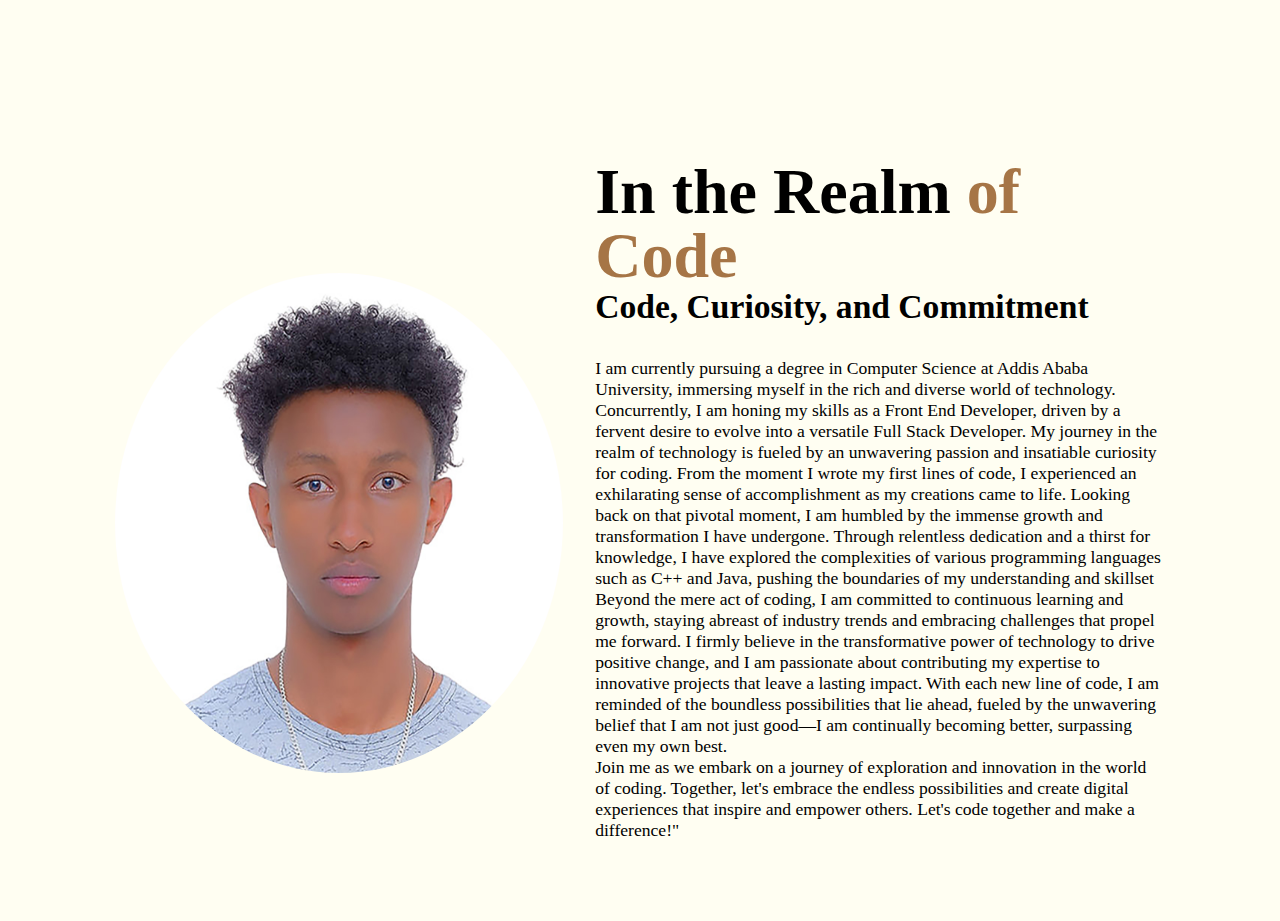
<file: HTML/about.html>
<!DOCTYPE html>
<html lang="en">
<head>
    <meta charset="UTF-8">
    <meta http-equiv="X-UA-Compatible" content="IE=edge">
    <meta name="viewport" content="width=device-width, initial-scale=1.0">
    <title>About Me</title>
    <link rel="stylesheet" href="../CSS/style.css">
</head>
<body>
    <section class="about" id="about">
        <div class="about-img">
            <img src="../IMAGES/profile-and-cv/myphoto2.jpg" alt="">
        </div>
        <div class="about-content">
            <h2 class="heading">In the Realm <span>of Code</span></h2>
            <h3>Code, Curiosity, and Commitment</h3>
            <p>I am currently pursuing a degree in Computer Science at Addis Ababa University, immersing myself in the rich and diverse world of technology. Concurrently, I am honing my skills as a Front End Developer, driven by a fervent desire to evolve into a versatile Full Stack Developer. My journey in the realm of technology is fueled by an unwavering passion and insatiable curiosity for coding. From the moment I wrote my first lines of code, I experienced an exhilarating sense of accomplishment as my creations came to life. Looking back on that pivotal moment, I am humbled by the immense growth and transformation I have undergone. Through relentless dedication and a thirst for knowledge, I have explored the complexities of various programming languages such as C++ and Java, pushing the boundaries of my understanding and skillset
                 <br> 
                 Beyond the mere act of coding, I am committed to continuous learning and growth, staying abreast of industry trends and embracing challenges that propel me forward. I firmly believe in the transformative power of technology to drive positive change, and I am passionate about contributing my expertise to innovative projects that leave a lasting impact. With each new line of code, I am reminded of the boundless possibilities that lie ahead, fueled by the unwavering belief that I am not just good—I am continually becoming better, surpassing even my own best.
                 <br>
                 Join me as we embark on a journey of exploration and innovation in the world of coding. Together, let's embrace the endless possibilities and create digital experiences that inspire and empower others. Let's code together and make a difference!"
                </p>
        </div>
    </section>
</body>
</html>
</file>
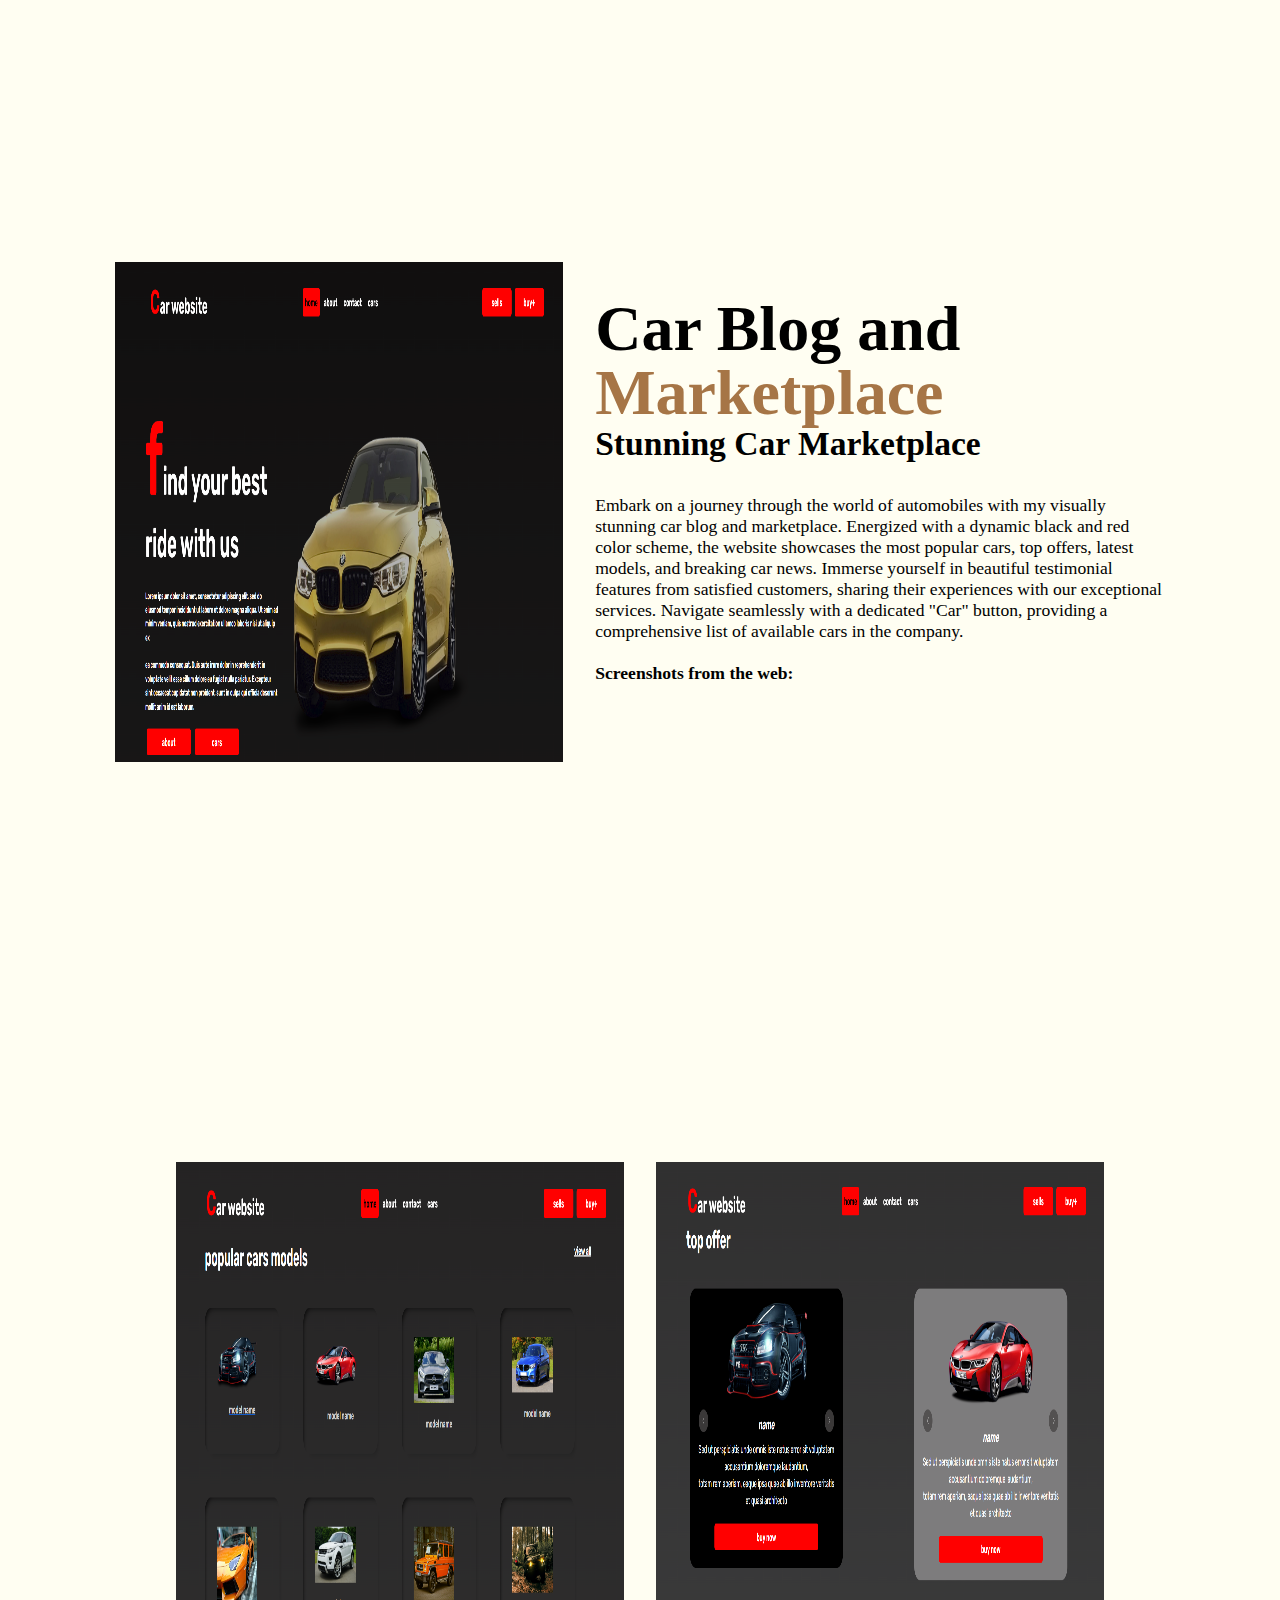
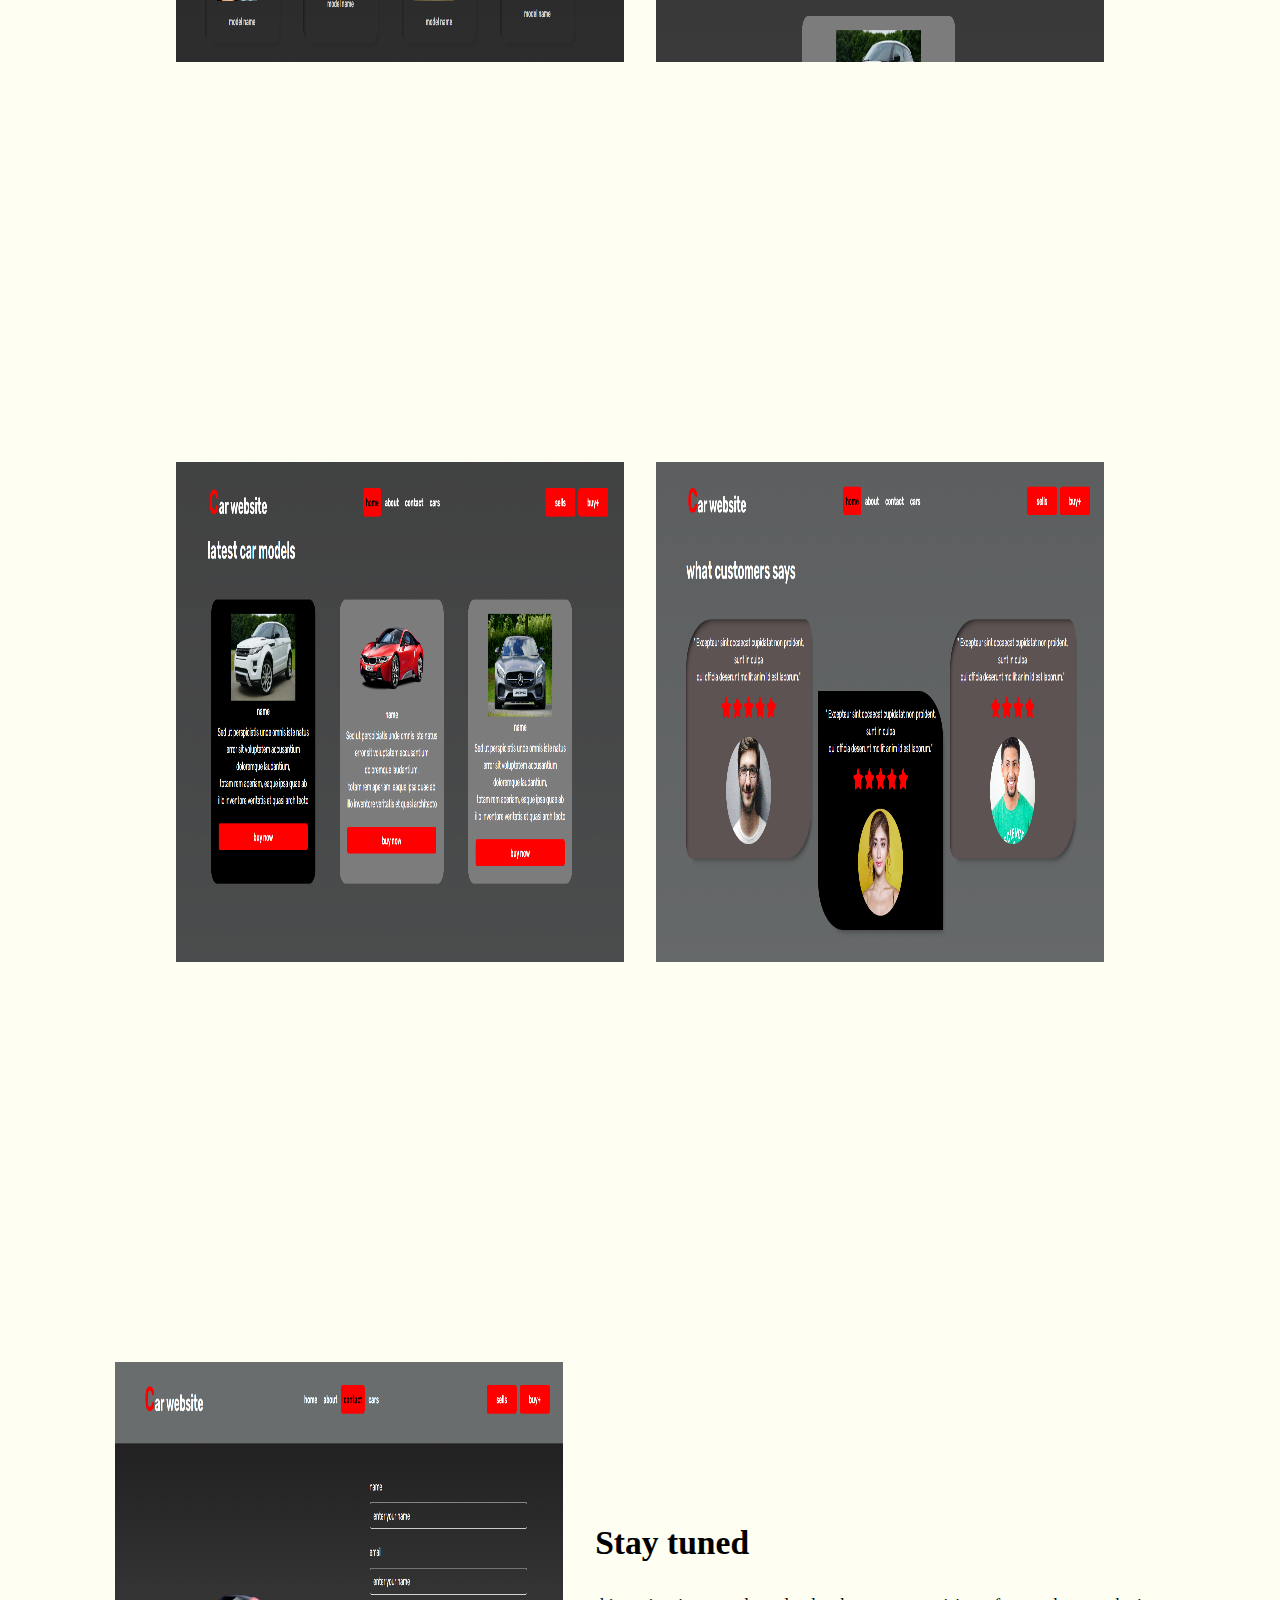
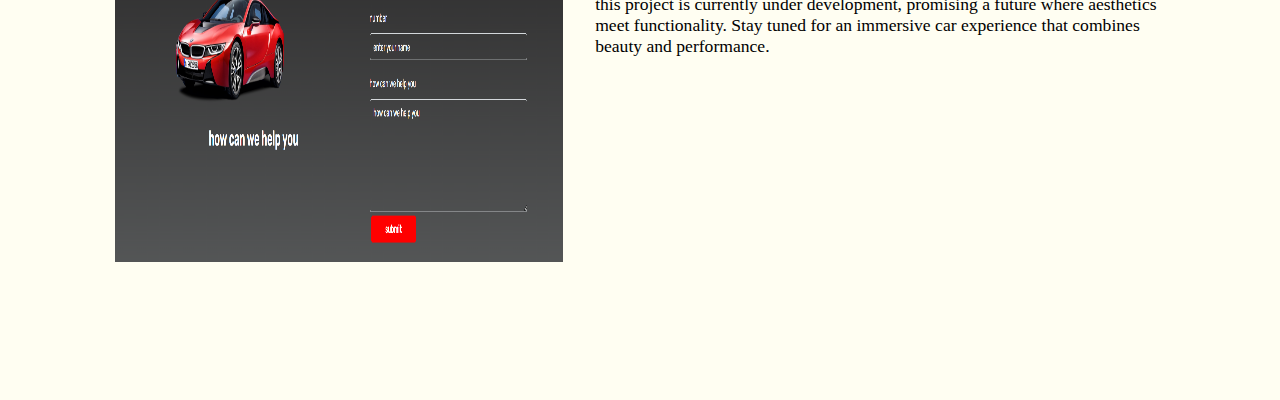
<file: HTML/car.html>
<!DOCTYPE html>
<html lang="en">
<head>
    <meta charset="UTF-8">
    <meta http-equiv="X-UA-Compatible" content="IE=edge">
    <meta name="viewport" content="width=device-width, initial-scale=1.0">
    <title>CAR website</title>
    <link rel="stylesheet" href="../CSS/style.css">
    <link rel="stylesheet" href="../CSS/keeperApp.css">
</head>
<body>
    <section class="about" id="about">
        <div class="about-img">
            <img src="../IMAGES/car/car-project.png" alt="">
        </div>
        <div class="about-content">
            <h2 class="heading">Car Blog and<span> Marketplace</span></h2>
            <h3>Stunning Car Marketplace</h3>
            <p>Embark on a journey through the world of automobiles with my visually stunning car blog and marketplace. Energized with a dynamic black and red color scheme, the website showcases the most popular cars, top offers, latest models, and breaking car news.
                Immerse yourself in beautiful testimonial features from satisfied customers, sharing their experiences with our exceptional services. Navigate seamlessly with a dedicated "Car" button, providing a comprehensive list of available cars in the company.
                <br> <br> <b>  Screenshots from the web: </b> </p>
        </div>
    </section>

    <section class="about" id="about">
        <div class="about-img">
            <img src="../IMAGES/car/car-ss2.png" alt="">
        </div>
        <div class="about-content">
            <img src="../IMAGES/car/car-ss3.png" alt="">
        </div>
    </section>

    <section class="about" id="about">
        <div class="about-img">
            <img src="../IMAGES/car/car-ss4.png" alt="">
        </div>
        <div class="about-content">
            <img src="../IMAGES/car/car-ss5.png" alt="">
        </div>
    </section>

    <section class="about" id="about">
        <div class="about-img">
            <img src="../IMAGES/car/car-ss6.png" alt="">
        </div>
        <div class="about-content">
            <h3>Stay tuned</h3>
            <p> this project is currently under development, promising a future where aesthetics meet functionality. Stay tuned for an immersive car experience that combines beauty and performance.</p>
        </div>
        
</body>
</html>
</file>
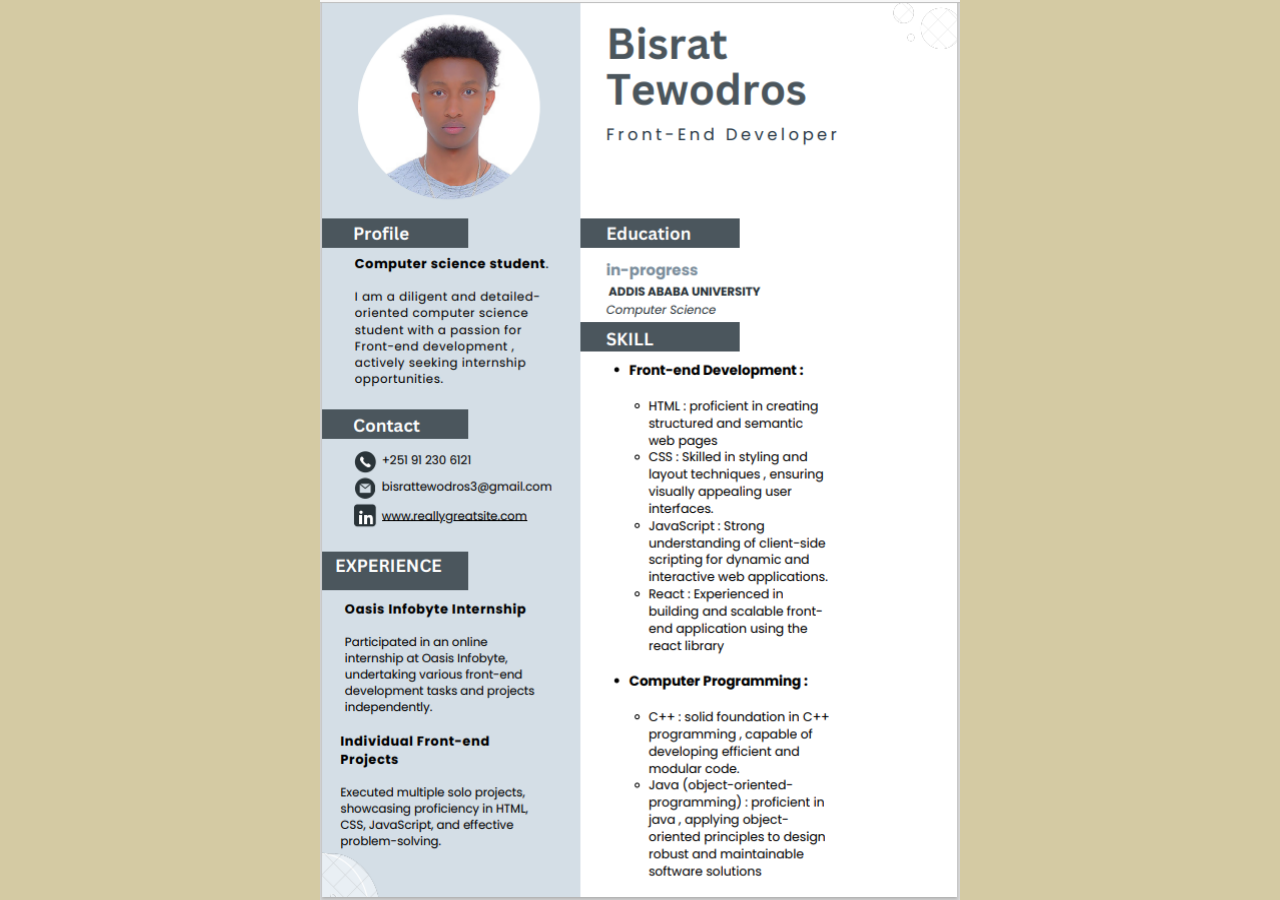
<file: HTML/cv.html>
<!DOCTYPE html>
<html lang="en">
<head>
    <meta charset="UTF-8">
    <meta http-equiv="X-UA-Compatible" content="IE=edge">
    <meta name="viewport" content="width=device-width, initial-scale=1.0">
    <title>my CV</title>
    <link rel="stylesheet" href="../CSS/cv.css">
</head>
<body>
    <div class="cv-container">
        <img src="../IMAGES/profile-and-cv/cv.png" alt="">
    </div>
</body>
</html>
</file>
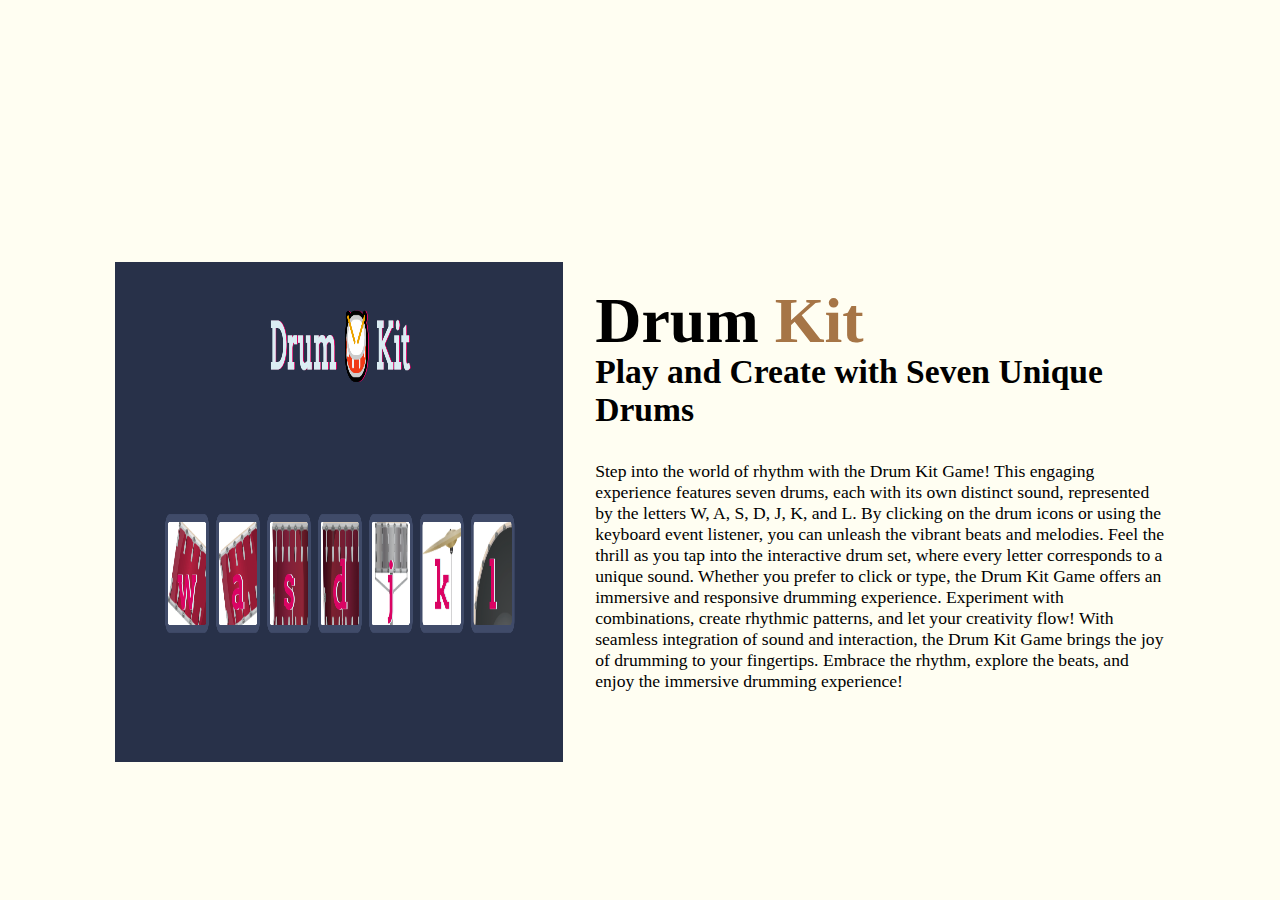
<file: HTML/drum.html>
<!DOCTYPE html>
<html lang="en">
<head>
    <meta charset="UTF-8">
    <meta http-equiv="X-UA-Compatible" content="IE=edge">
    <meta name="viewport" content="width=device-width, initial-scale=1.0">
    <title>Drum Game</title>
    <link rel="stylesheet" href="../CSS/style.css">
    <link rel="stylesheet" href="../CSS/keeperApp.css">
</head>
<body>
    <section class="about" id="about">
        <div class="about-img">
            <img src="../IMAGES/drum/simple-drum-game-project.png" alt="">
        </div>
        <div class="about-content">
            <h2 class="heading">Drum<span> Kit</span></h2>
            <h3>Play and Create with Seven Unique Drums</h3>
            <p>Step into the world of rhythm with the Drum Kit Game! This engaging experience features seven drums, each with its own distinct sound, represented by the letters W, A, S, D, J, K, and L. By clicking on the drum icons or using the keyboard event listener, you can unleash the vibrant beats and melodies.
                Feel the thrill as you tap into the interactive drum set, where every letter corresponds to a unique sound. Whether you prefer to click or type, the Drum Kit Game offers an immersive and responsive drumming experience. Experiment with combinations, create rhythmic patterns, and let your creativity flow!
                With seamless integration of sound and interaction, the Drum Kit Game brings the joy of drumming to your fingertips. Embrace the rhythm, explore the beats, and enjoy the immersive drumming experience! </p>
        </div>
    </section>

    
</body>
</html>
</file>
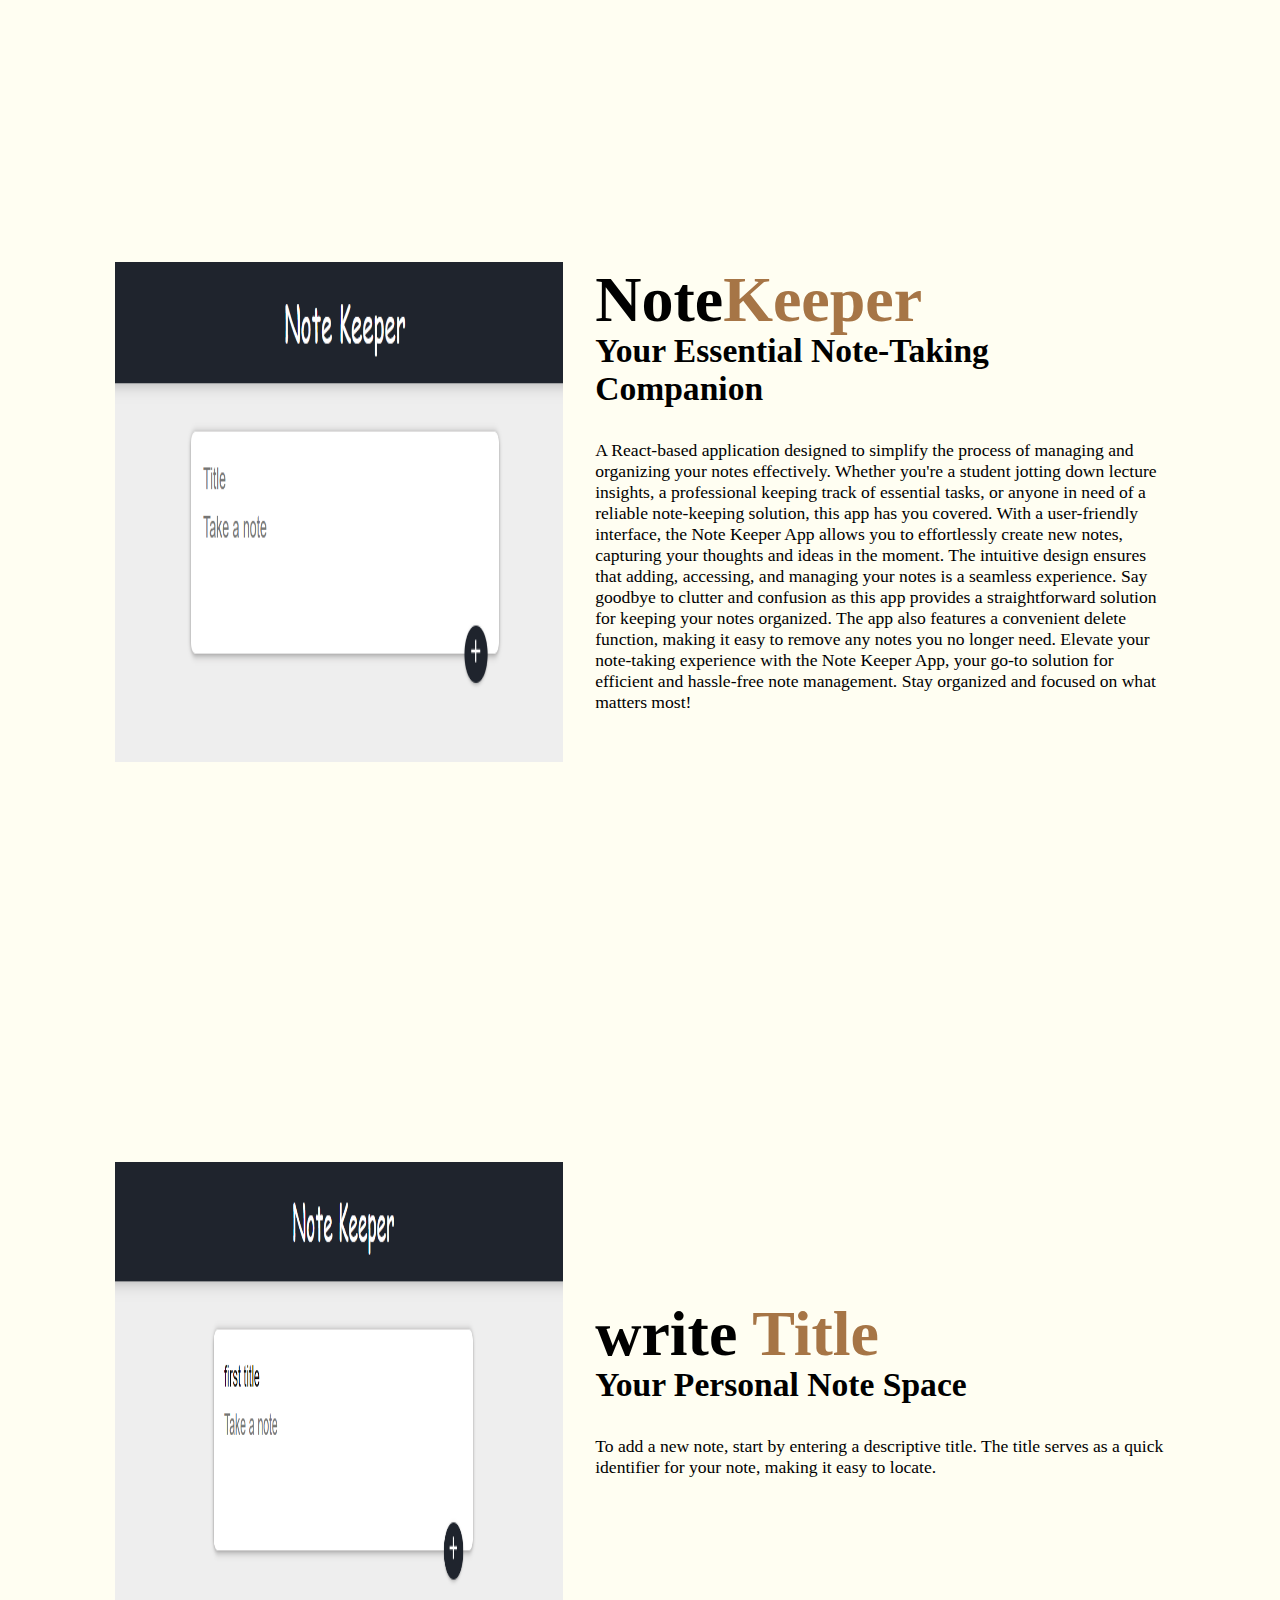
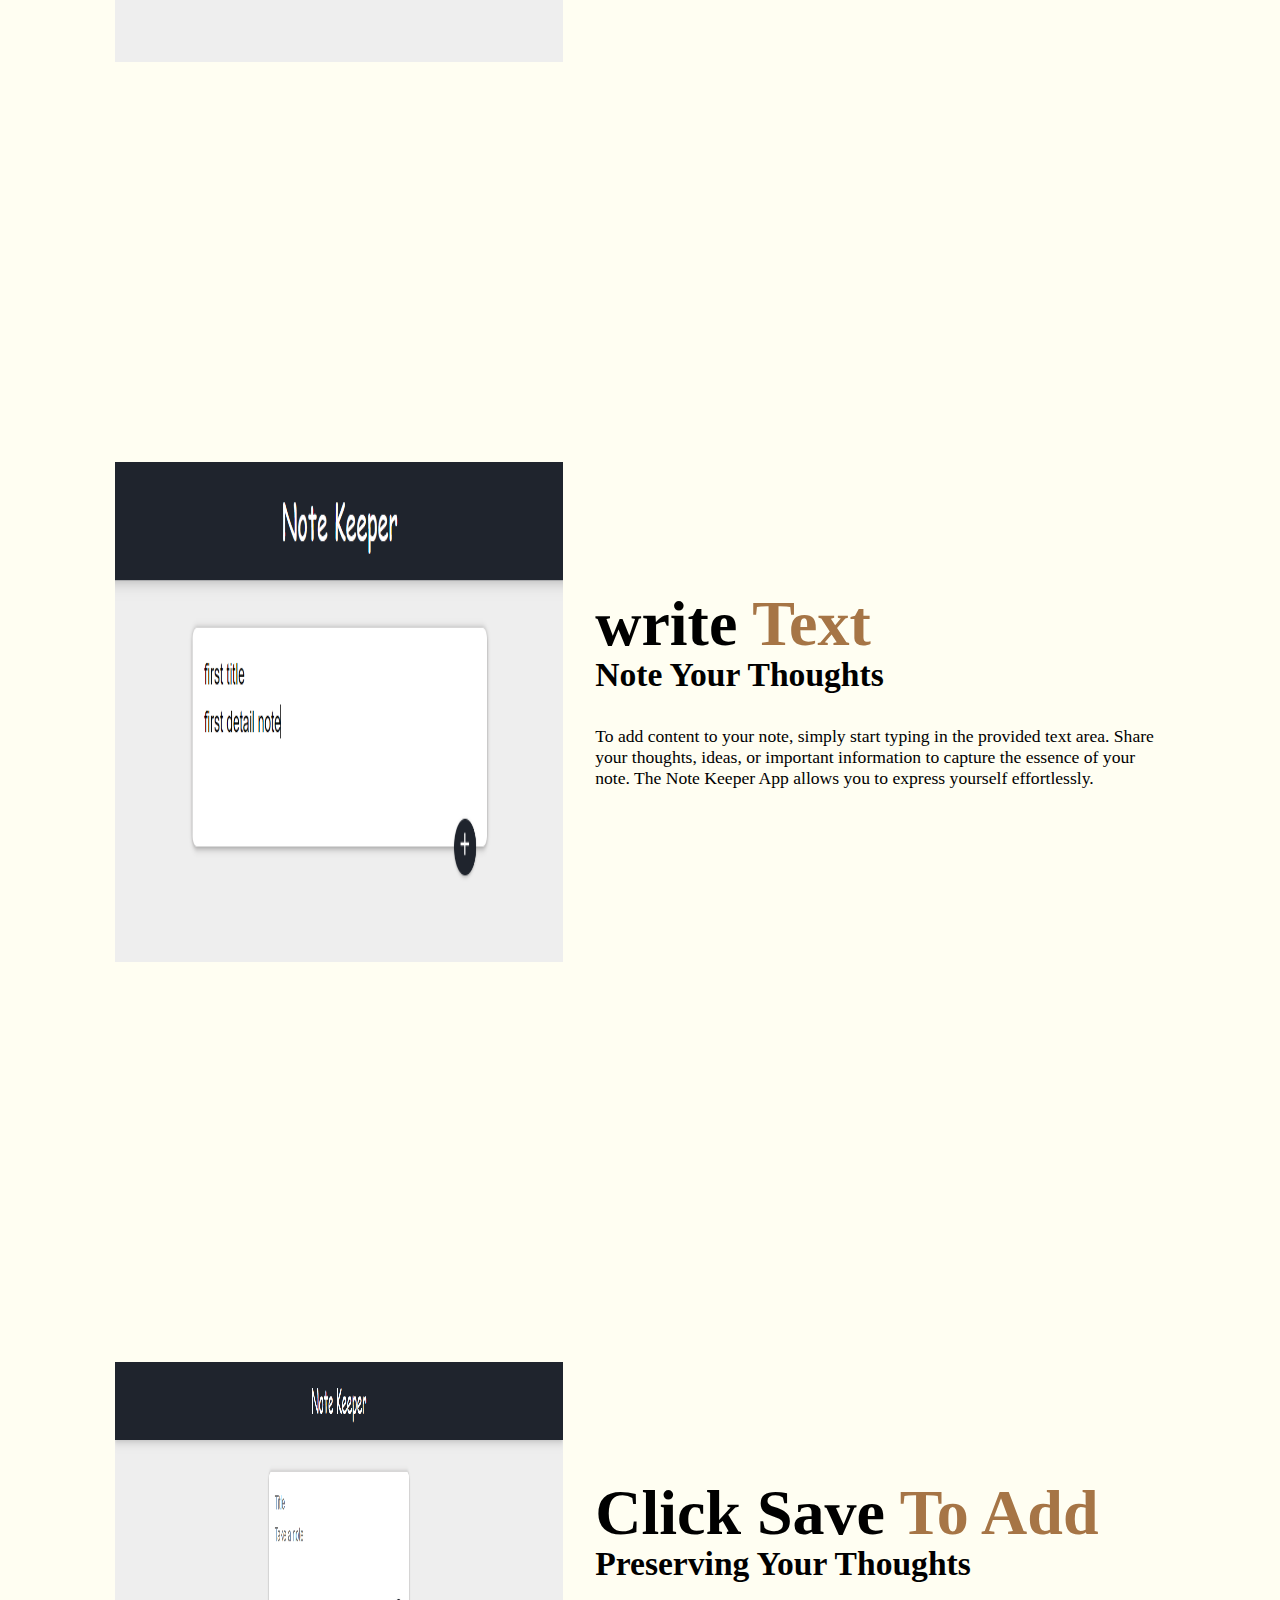
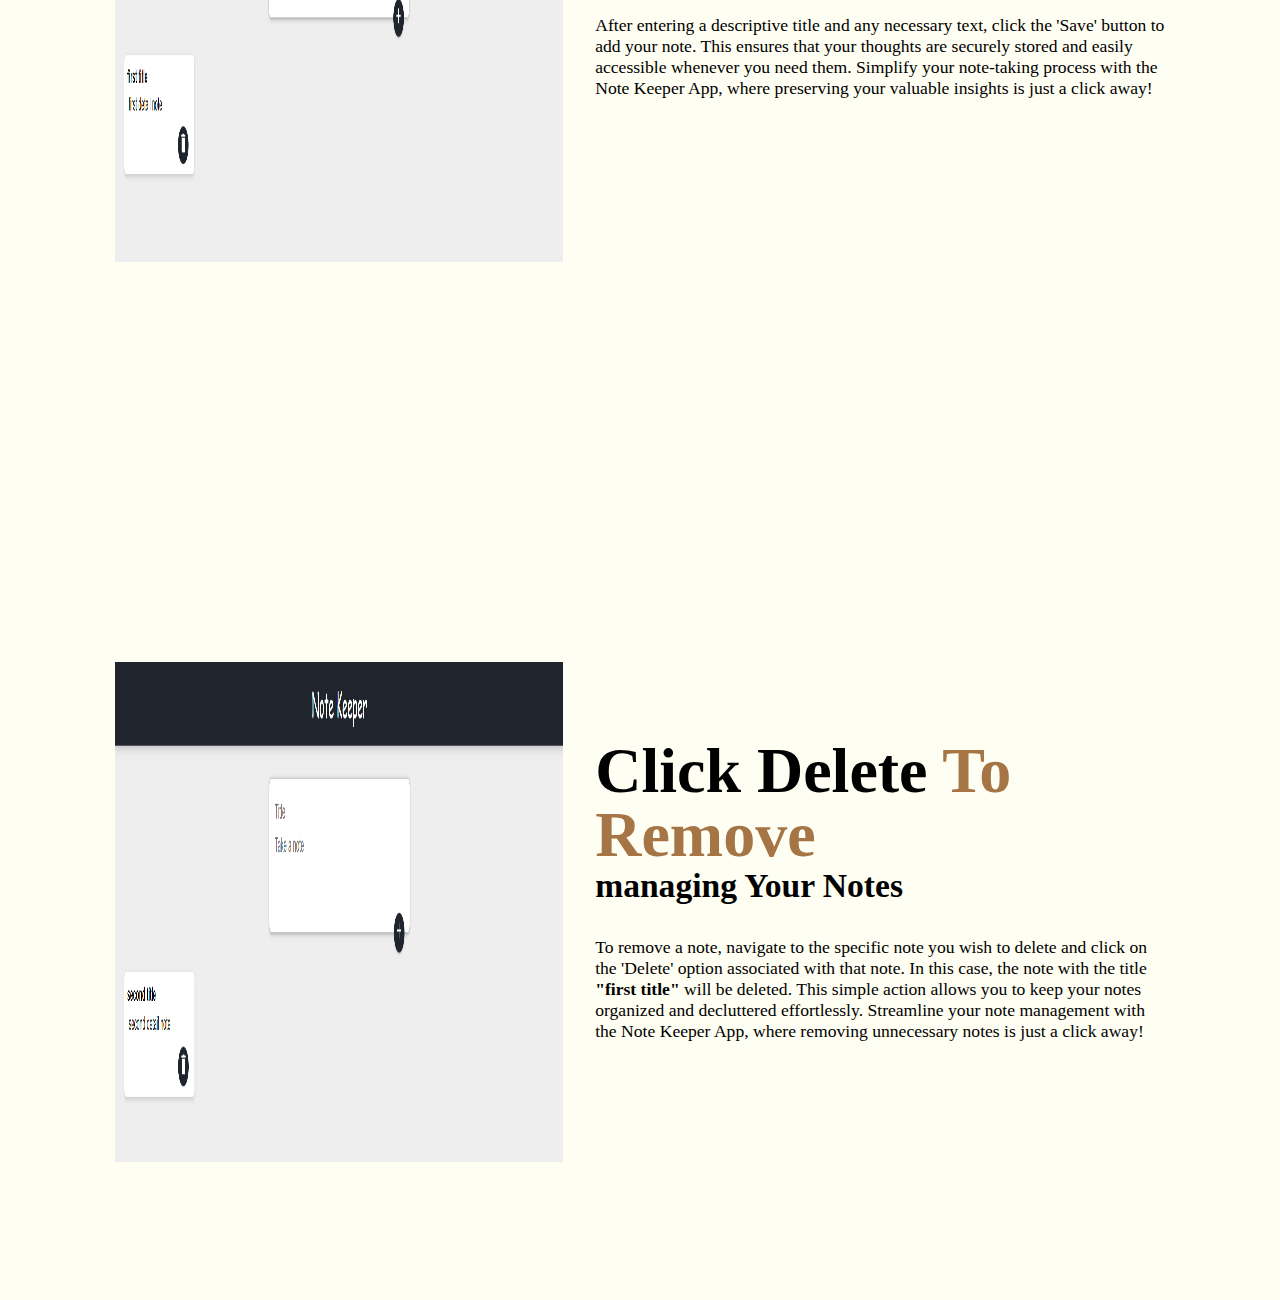
<file: HTML/keeperApp.html>
<!DOCTYPE html>
<html lang="en">
<head>
    <meta charset="UTF-8">
    <meta http-equiv="X-UA-Compatible" content="IE=edge">
    <meta name="viewport" content="width=device-width, initial-scale=1.0">
    <title>Keeper App</title>
    <link rel="stylesheet" href="../CSS/style.css">
    <link rel="stylesheet" href="../CSS/keeperApp.css">
</head>
<body>
    <section class="about" id="about">
        <div class="about-img">
            <img src="../IMAGES/NoteKeeper/Note-Keeper.png" alt="">
        </div>
        <div class="about-content">
            <h2 class="heading">Note<span>Keeper</span></h2>
            <h3>Your Essential Note-Taking Companion</h3>
            <p>A React-based application designed to simplify the process of managing and organizing your notes effectively. Whether you're a student jotting down lecture insights, a professional keeping track of essential tasks, or anyone in need of a reliable note-keeping solution, this app has you covered.

                With a user-friendly interface, the Note Keeper App allows you to effortlessly create new notes, capturing your thoughts and ideas in the moment. The intuitive design ensures that adding, accessing, and managing your notes is a seamless experience.
        
                Say goodbye to clutter and confusion as this app provides a straightforward solution for keeping your notes organized. The app also features a convenient delete function, making it easy to remove any notes you no longer need.
        
                Elevate your note-taking experience with the Note Keeper App, your go-to solution for efficient and hassle-free note management. Stay organized and focused on what matters most!</p>
                </p>
        </div>
    </section>

    <section class="about" id="about">
        <div class="about-img">
            <img src="../IMAGES/NoteKeeper/note-keeper-title.png" alt="">
        </div>
        <div class="about-content">
            <h2 class="heading">write <span>Title</span></h2>
            <h3>Your Personal Note Space</h3>
            <p>To add a new note, start by entering a descriptive title. The title serves as a quick identifier for your note, making it easy to locate. </p>
        </div>
    </section>

    <section class="about" id="about">
        <div class="about-img">
            <img src="../IMAGES/NoteKeeper/note-keeper-text.png" alt="">
        </div>
        <div class="about-content">
            <h2 class="heading">write <span>Text</span></h2>
            <h3>Note Your Thoughts</h3>
            <p>To add content to your note, simply start typing in the provided text area. Share your thoughts, ideas, or important information to capture the essence of your note.

                The Note Keeper App allows you to express yourself effortlessly. </p>
        </div>
    </section>

    <section class="about" id="about">
        <div class="about-img">
            <img src="../IMAGES/NoteKeeper/note-keeper-save.png" alt="">
        </div>
        <div class="about-content">
            <h2 class="heading">Click Save <span>To Add</span></h2>
            <h3>Preserving Your Thoughts</h3>
            <p>After entering a descriptive title and any necessary text, click the 'Save' button to add your note. This ensures that your thoughts are securely stored and easily accessible whenever you need them.

                Simplify your note-taking process with the Note Keeper App, where preserving your valuable insights is just a click away! </p>
        </div>
    </section>

    <section class="about" id="about">
        <div class="about-img">
            <img src="../IMAGES/NoteKeeper/note-keeper-delete.png" alt="">
        </div>
        <div class="about-content">
            <h2 class="heading">Click Delete <span>To Remove</span></h2>
            <h3>managing Your Notes</h3>
            <p>To remove a note, navigate to the specific note you wish to delete and click on the 'Delete' option associated with that note. In this case, the note with the title <b>"first title"</b>  will be deleted. This simple action allows you to keep your notes organized and decluttered effortlessly.

                Streamline your note management with the Note Keeper App, where removing unnecessary notes is just a click away!</p>
        </div>
    </section>
</body>
</html>
</file>
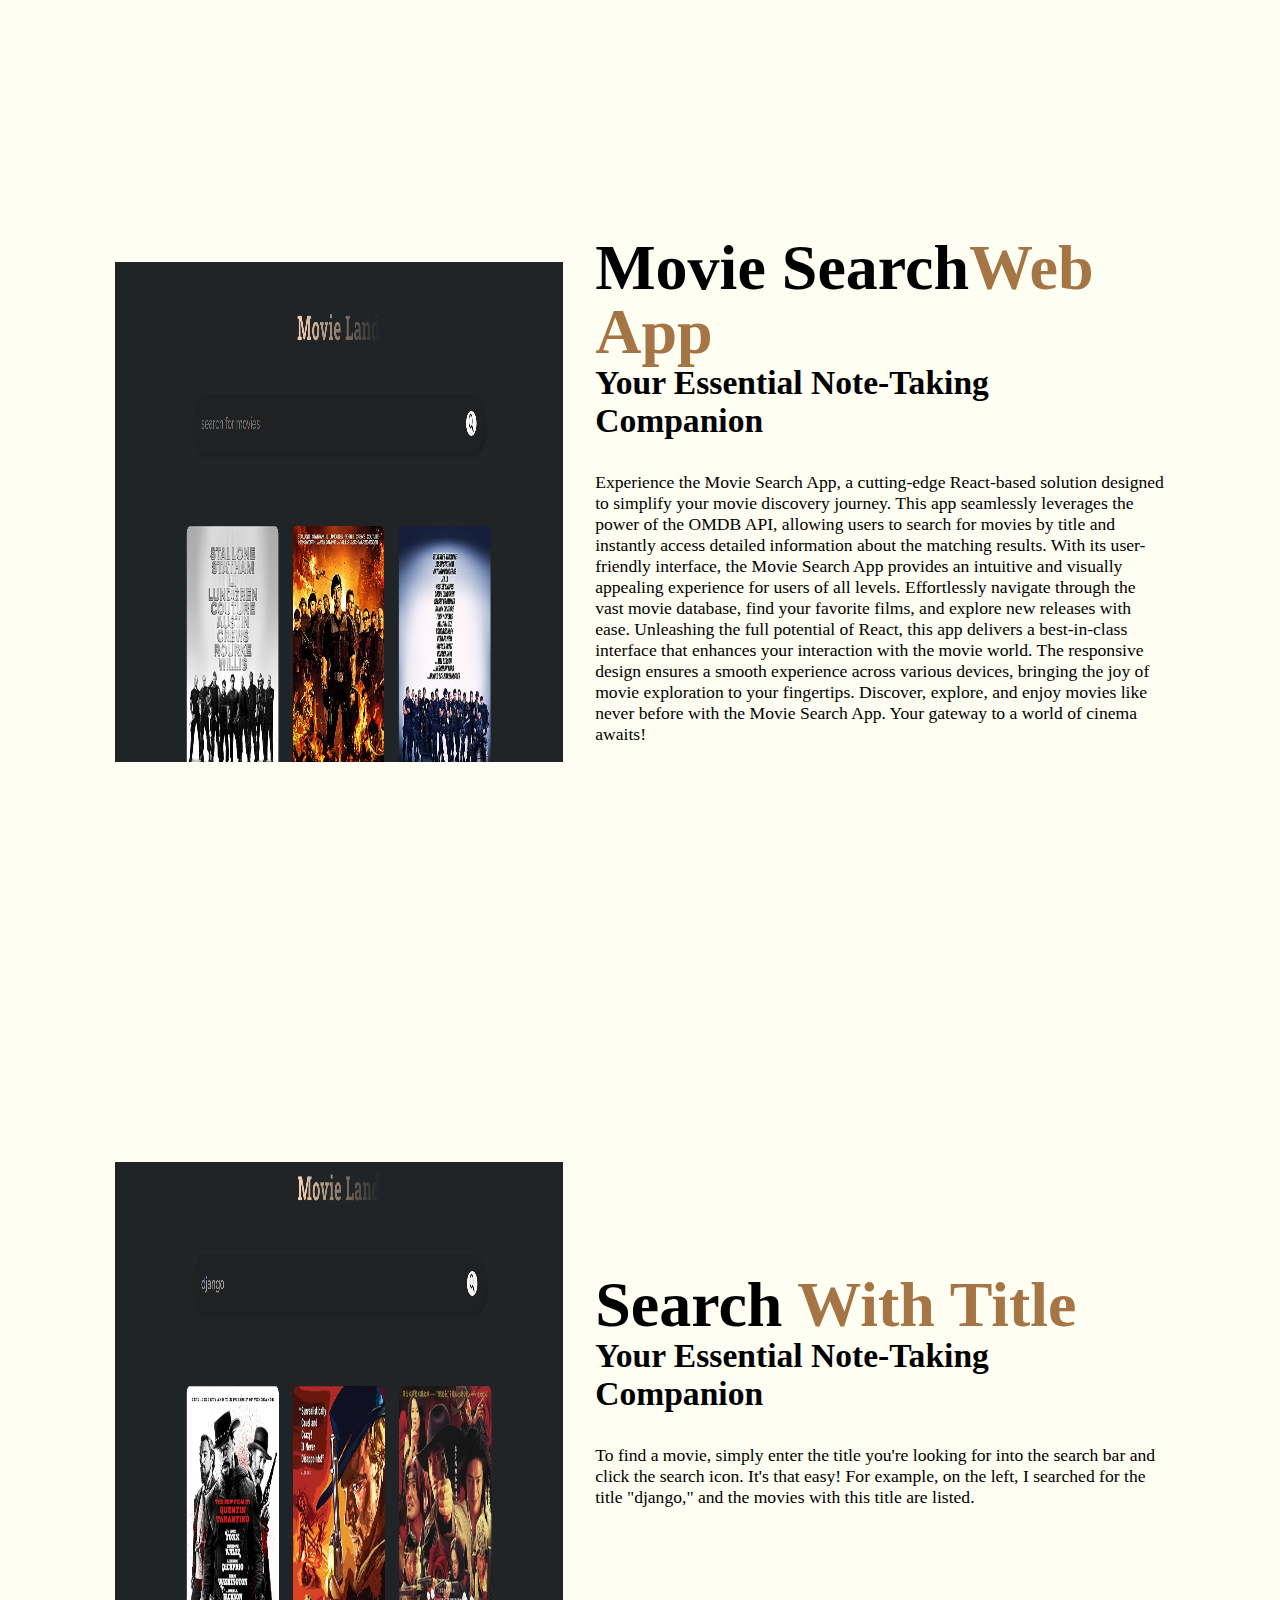
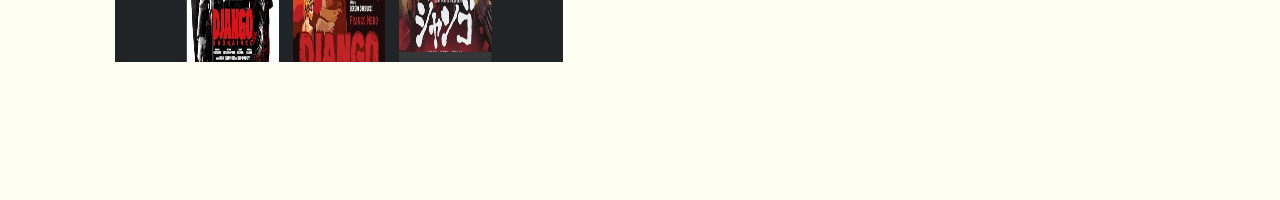
<file: HTML/movieLand.html>
<!DOCTYPE html>
<html lang="en">
<head>
    <meta charset="UTF-8">
    <meta http-equiv="X-UA-Compatible" content="IE=edge">
    <meta name="viewport" content="width=device-width, initial-scale=1.0">
    <title>movie-land</title>
    <link rel="stylesheet" href="../CSS/style.css">
    <link rel="stylesheet" href="../CSS/movieLand.css">
</head>
<body>
    <section class="about" id="about">
        <div class="about-img">
            <img src="../IMAGES/MovieLand/movie-land.png" alt="">
        </div>
        <div class="about-content">
            <h2 class="heading">Movie Search<span>Web App</span></h2>
            <h3>Your Essential Note-Taking Companion</h3>
            <p>Experience the Movie Search App, a cutting-edge React-based solution designed to simplify your movie discovery journey. This app seamlessly leverages the power of the OMDB API, allowing users to search for movies by title and instantly access detailed information about the matching results.
                With its user-friendly interface, the Movie Search App provides an intuitive and visually appealing experience for users of all levels. Effortlessly navigate through the vast movie database, find your favorite films, and explore new releases with ease.
                Unleashing the full potential of React, this app delivers a best-in-class interface that enhances your interaction with the movie world. The responsive design ensures a smooth experience across various devices, bringing the joy of movie exploration to your fingertips.
                Discover, explore, and enjoy movies like never before with the Movie Search App. Your gateway to a world of cinema awaits! </p>
        </div>
    </section>

    <section class="about" id="about">
        <div class="about-img">
            <img src="../IMAGES/MovieLand/movie-land-search.png" alt="">
        </div>
        <div class="about-content">
            <h2 class="heading">Search<span> With Title</span></h2>
            <h3>Your Essential Note-Taking Companion</h3>
            <p>To find a movie, simply enter the title you're looking for into the search bar and click the search icon. It's that easy! For example, on the left, I searched for the title "django," and the movies with this title are listed.</p>
        </div>
    </section>
</body>
</html>
</file>
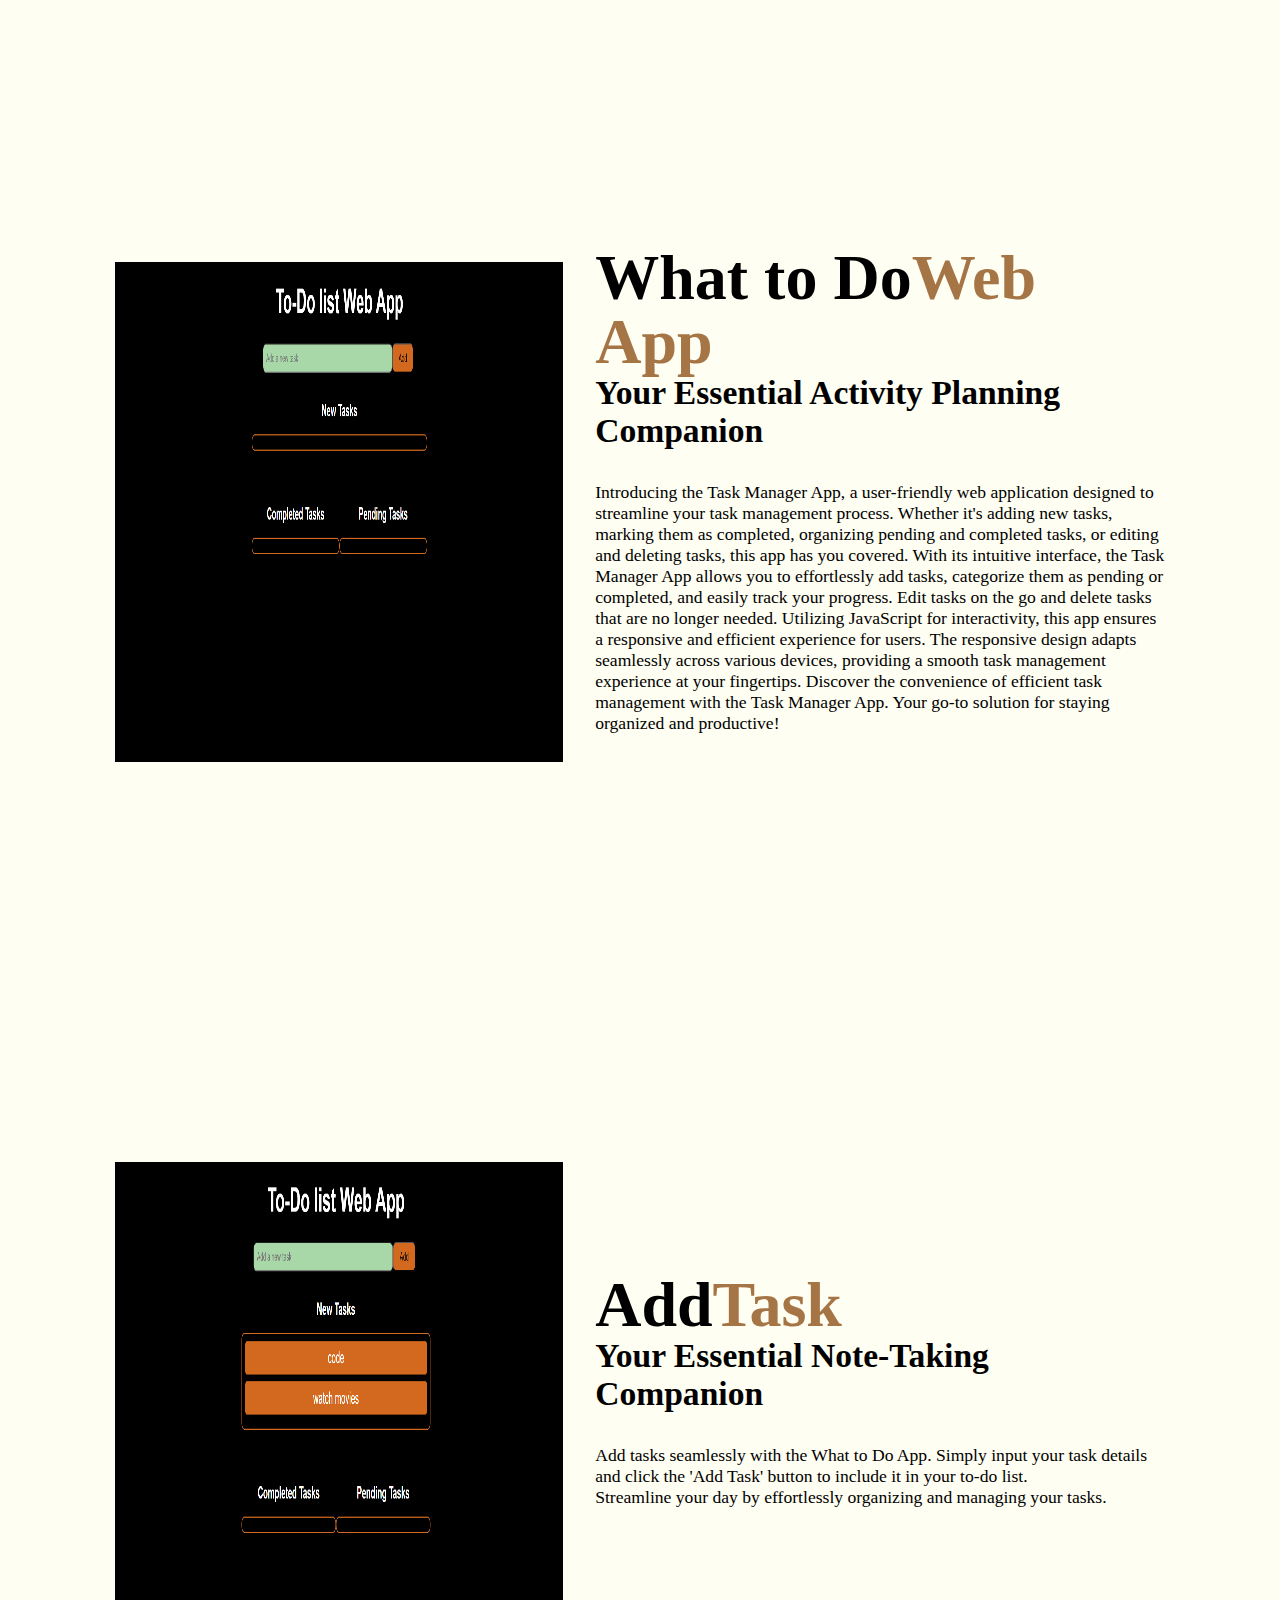
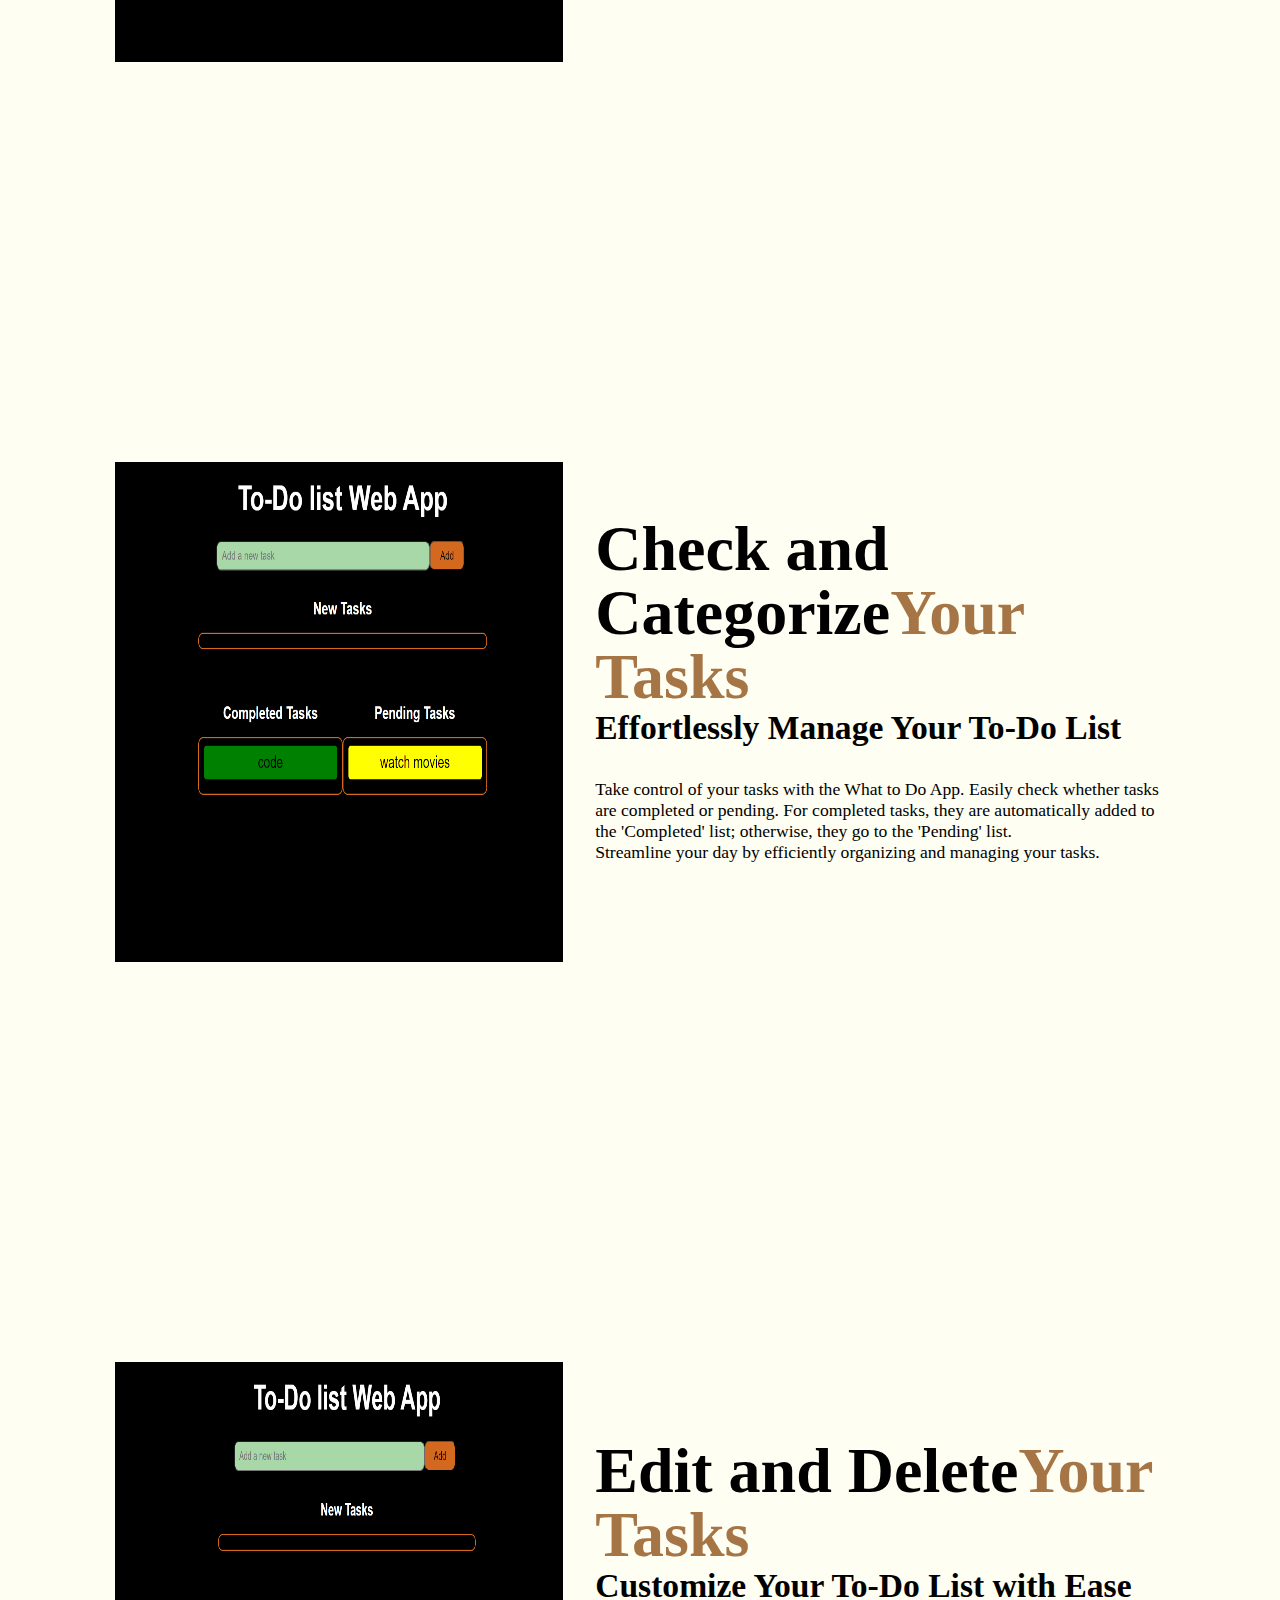
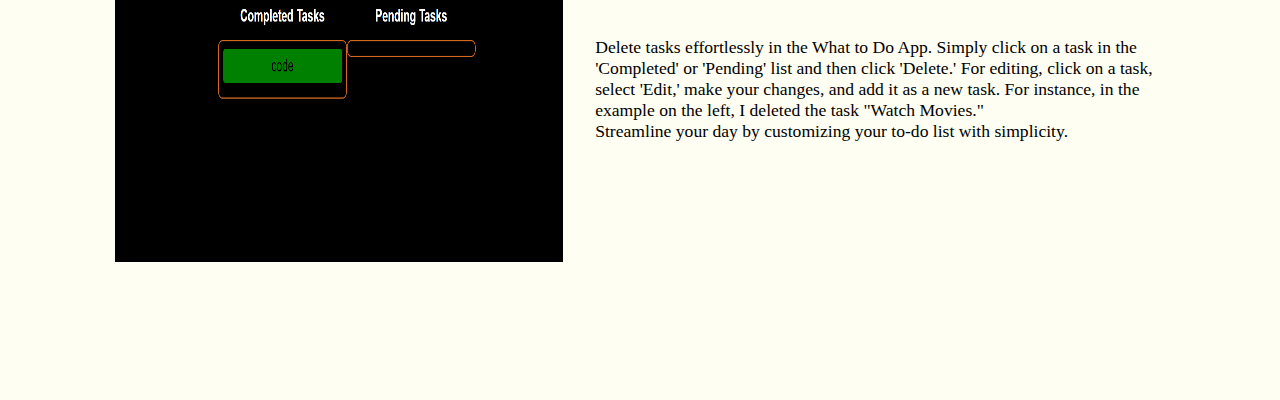
<file: HTML/what-to-do.html>
<!DOCTYPE html>
<html lang="en">
<head>
    <meta charset="UTF-8">
    <meta http-equiv="X-UA-Compatible" content="IE=edge">
    <meta name="viewport" content="width=device-width, initial-scale=1.0">
    <title>What To Do</title>
    <link rel="stylesheet" href="../CSS/style.css">
    <link rel="stylesheet" href="../CSS/keeperApp.css">
</head>
<body>
    <section class="about" id="about">
        <div class="about-img">
            <img src="../IMAGES/what-to-do/what-to-do.png" alt="">
        </div>
        <div class="about-content">
            <h2 class="heading">What to Do<span>Web App</span></h2>
            <h3>Your Essential Activity Planning Companion</h3>
            <p>Introducing the Task Manager App, a user-friendly web application designed to streamline your task management process. Whether it's adding new tasks, marking them as completed, organizing pending and completed tasks, or editing and deleting tasks, this app has you covered.
                With its intuitive interface, the Task Manager App allows you to effortlessly add tasks, categorize them as pending or completed, and easily track your progress. Edit tasks on the go and delete tasks that are no longer needed.
                Utilizing JavaScript for interactivity, this app ensures a responsive and efficient experience for users. The responsive design adapts seamlessly across various devices, providing a smooth task management experience at your fingertips.
                Discover the convenience of efficient task management with the Task Manager App. Your go-to solution for staying organized and productive! </p>
        </div>
    </section>

    <section class="about" id="about">
        <div class="about-img">
            <img src="../IMAGES/what-to-do/what-to-do-add2.png" alt="">
        </div>
        <div class="about-content">
            <h2 class="heading">Add<span>Task</span></h2>
            <h3>Your Essential Note-Taking Companion</h3>
            <p>Add tasks seamlessly with the What to Do App. Simply input your task details and click the 'Add Task' button to include it in your to-do list. <br> Streamline your day by effortlessly organizing and managing your tasks.</p>
        </div>
    </section>

    <section class="about" id="about">
        <div class="about-img">
            <img src="../IMAGES/what-to-do/what-to-do-complete-and-pending.png" alt="">
        </div>
        <div class="about-content">
            <h2 class="heading">Check and Categorize<span>Your Tasks</span></h2>
            <h3>Effortlessly Manage Your To-Do List</h3>
            <p>Take control of your tasks with the What to Do App. Easily check whether tasks are completed or pending. For completed tasks, they are automatically added to the 'Completed' list; otherwise, they go to the 'Pending' list. <br> Streamline your day by efficiently organizing and managing your tasks.</p>
        </div>
    </section>

    <section class="about" id="about">
        <div class="about-img">
            <img src="../IMAGES/what-to-do/what-to-do-delete-and-edit.png" alt="">
        </div>
        <div class="about-content">
            <h2 class="heading">Edit and Delete<span>Your Tasks</span></h2>
            <h3>Customize Your To-Do List with Ease</h3>
            <p>Delete tasks effortlessly in the What to Do App. Simply click on a task in the 'Completed' or 'Pending' list and then click 'Delete.' For editing, click on a task, select 'Edit,' make your changes, and add it as a new task. For instance, in the example on the left, I deleted the task "Watch Movies." <br> Streamline your day by customizing your to-do list with simplicity.</p>
        </div>
    </section>
</body>
</html>
</file>
<file: CSS/style.css>
* {
    margin: 0;
    padding: 0;
    box-sizing: border-box;
    text-decoration: none;
    border: none;
    outline: none;
    scroll-behavior: smooth;
    font-family: "Poppins , sans-serif";
}
:root {
    --bg-color : #D4CAA3;
    --second-bg-color : #FFFEF2;
    --text-color : BLACK;
    --main-color : #a67546;
}
body {
    overflow-x: hidden;
    background: var(--bg-color);
    color : var(--text-color);
}
section {
    min-height: 100vh;
    padding: 10rem 9% 2rem;
}
.header {
    position: fixed;
    top: 0;
    left: 0;
    width: 100%;
    padding: 2rem 9%;
    background: var(--bg-color);
    display: flex;
    justify-content: space-between;
    align-items: center;
    z-index: 100;
}
.header .sticky {
    border-bottom: 0.1rem solid rgba(0 , 0 , 0.2);
}
.logo {
    font-size: 2rem;
    color: var(--text-color);
    font-weight: 600;
    cursor: default;
}
.nav-bar a{
    font-size: 1.2rem;
    color: var(--text-color);
    margin-left: 4rem;
    transition: 0.3s;
}
.nav-bar a:hover , .nav-bar a.active-class {
    color: var(--main-color);
}
#menu-icon {
    font-size: 3.3rem;
    color: var(--text-color);
    display: none;
}
.home {
     display: flex;
     justify-content: center;
     align-items: center;
}
.home-content h3{
    font-size: 2.7rem;
    font-weight: 700;
}
.home-content h3:nth-of-type(2) {
    margin-bottom: 2rem;
}
span {
    color: var(--main-color);
}
.home-content h1{
    font-size: 5.1rem;
    font-weight: 700;
    line-height: 1.3;
}
.home-content p{
    font-size: 1.1rem;
}
.home-img img{
    width: 35vw;
    height: 500px;
    border-radius: 50%;
    animation: floatImage 4s ease-in-out infinite;
}
@keyframes floatImage {
    0% {
        transform: translateY(0);
    }
    50% {
        transform: translateY(-2.4rem);
    }
    100% {
        transform: translateY(0);
    }
}
.social-media a {
    display: inline-flex;
    justify-content: center;
    align-items: center;
    width: 3rem;
    height: 3rem;
    background: transparent;
    border: 0.2rem solid var(--main-color);
    border-radius: 50%;
    font-size: 1.5rem;
    color: var(--main-color);
    margin: 3rem 1.5rem 3rem 0;
    transition: 0.5s ease;
}
.social-media a:hover {
    background: var(--main-color);
    color: var(--second-bg-color);
    box-shadow: 0 0 1rem var(--main-color);
}
.btn {
    display: inline-block;
    padding: 1rem 2.5rem;
    background: var(--main-color);
    border-radius: 4rem;
    box-shadow: 0 0 1rem var(--main-color);
    font-size: 1.1rem;
    color: var(--second-bg-color);
    letter-spacing: 0.1rem;
    font-weight: 600;
}
.change-color {
    cursor: pointer;
    padding: 0.5rem 2rem;
    border-radius: 3rem;
    font-size: 1.1rem;
    box-shadow: none;
}
.about {
    display: flex;
    justify-content: center;
    align-items: center;
    gap: 2rem;
    background-color: var(--second-bg-color);
}
.about-img img {
    width: 35vw;
    height: 500px;
    border-radius: 50%;
}
.about-content img {
    width: 35vw;
    height: 500px;
}
.heading {
    text-align: center;
    font-size: 4rem;
}
.about-content h2 {
    text-align: left;
    line-height: 1;
}
.about-content h3 {
    font-size: 2.1rem;
}
.about-content p {
    font-size: 1.1rem;
    margin: 2rem 0 3rem;
}
.skills h2 {
    margin-bottom: 5rem;
}
.skills-container {
    display: flex;
    justify-content: end;
    align-items: center;
    flex-wrap: wrap;
    gap: 2rem;
}
.skills-box {
    flex: 1 1 30rem;
    background: var(--second-bg-color);
    padding: 3rem 2rem 4rem;
    border-radius: 2rem;
    text-align: center;
    border: 0.2rem solid var(--bg-color);
    transition: 0.5s ease;
}
.skills-box:hover {
    border-color: var(--main-color);
    transform: scale(1.02);
}
.skills-box i {
    font-size: 5rem;
    color: var(--main-color);
}
.skills-box .star {
    font-size: 50px;
}
.skills-box .tooltip {
    display: none;
    color: chocolate;
    font-style: italic;
    border-radius: 5px;
    z-index: 1;
}
.skills-box:hover .tooltip {
    display: block;
}
.skills-box h3 {
     font-size: 2.1rem;
}
.skills-box p {
    font-size: 1.1rem;
    margin: 1rem 0 3rem;
}
.portfolio-box img {
    height: 350px;
    width: 450px;
    transition: 0.5s ease;
}
.portfolio-box:hover img {
    transform: scale(1.1);
}
.portfolio {
    background: var(--second-bg-color);
}
.portfolio h2 {
    margin-bottom: 4rem;
}
.portfolio-container {
    display: grid;
    grid-template-columns: repeat(3 , 1fr);
    align-items: center;
    gap: 2.5rem;
}
.portfolio h3 {
    text-align: center;
    padding-top: 100px;
    font-style: italic;
}
.portfolio-box {
    position: relative;
    border-radius: 2rem;
    box-shadow: 0 0 1rem var(--bg-color);
    overflow: hidden;
    display: flex;
}
.portfolio-layer {
    color: #D4CAA3;
    position: absolute;
    bottom: 0;
    left: 0;
    width: 100%;
    height: 100%;
    background: linear-gradient(rgba(0 , 0 , 0.1) , var(--main-color));
    display: flex;
    justify-content: center;
    align-items: center;
    flex-direction: column;
    text-align: center;
    padding: 0 3.5rem;
    transform: translateY(100%);
    transition: 0.5s ease; 
} 
.portfolio-box:hover .portfolio-layer {
    transform: translateY(0);
} 
.portfolio-layer h4 {
    font-size: 2rem;
}
.portfolio-layer p {
    font-size: 1.6rem;
    margin: 0.3rem 0 1rem;
}
.portfolio-layer a {
    display: inline-flex;
    justify-content: center;
    align-items: center;
    width: 4.5rem;
    height: 4.5rem;
    background: var(--text-color);
    border-radius: 50%;
}
.portfolio-layer a i {
    font-size: 1.5rem;
}
.contact h2 {
    margin-bottom: 3rem;
}
.contact form {
    max-width: 70rem;
    margin: 1rem auto;
    text-align: center;
    margin-bottom: 3rem;
}
.contact form .input-box {
    display: flex;
    justify-content: space-around;
    flex-wrap: wrap;
}
.contact form .input-box input , .contact form textarea {
    width: 100%;
    padding: 1.5rem;
    font-size: 1.6rem;
    color: var(--text-color);
    background: var(--second-bg-color);
    border-radius: 0.8rem;
    margin: 0.7rem 0;
}
.contact form .input-box input {
    width: 49%;
}
.contact form textarea {
    resize: none;
}
.contact form .btn {
    margin-top: 2rem;
    cursor: pointer;
}
.footer {
    display: flex;
    justify-content: space-between;
    align-items: center;
    flex-wrap: wrap;
    padding: 2rem 9%;
    background: var(--second-bg-color);
}
.footer-text {
    font-size: 1.2rem;
}
.footer-icon-top a{
    display: inline-flex;
    justify-content: center;
    align-items: center;
    padding: 0.8rem;
    background: var(--main-color);
    border-radius: 0.8rem;
    transition: 0.5s ease;
}
.footer-icon-top a:hover {
    box-shadow: 0 0 1rem var(--main-color);
}
.footer-icon-top a i {
    font-size: 1.9rem;
    color: var(--second-bg-color);
}




@media(max-width: 1200px) {
    body {
        overflow-x: hidden;
    }
    html {
        font-size: 55%;
    }
}

@media(max-width: 991px) {
    body {
        overflow-x: hidden;
    }
    .header {
        padding: 1.5rem 3%;
    }
    section {
        padding: 9rem 3% 1.5rem; 
    }
    .skills {
        padding-bottom: 6rem;
    }
    .portfolio {
        padding-bottom: 6rem;
    }
    .contact {
        min-height: auto;
    }
    .footer {
        padding: 1.5rem 3%;
    }
}

@media (max-width : 768px) {
    body {
        overflow-x: hidden;
    }
    #menu-icon {
        display: block;
        cursor: pointer;
    }
    .nav-bar {
        position: absolute;
        top: 100%;
        left: 0;
        width: 100%;
        padding: 1rem 3%;
        background: var(--bg-color);
        border-top: 0.1rem solid rgba(0, 0, 0, 0.2);
        box-shadow: rgba(0, 0, 0, 0.2);
        display: none;
    }
    .nav-bar.active {
        display: block;
    }
    .nav-bar a {
        display: block;
        font-size: 1.5rem;
        margin: 3rem 0;
    }
    .home {
        flex-direction: column;
    }
    .home-content h3 {
        font-size: 2.1rem;
    }
    .home-content h1 {
        font-size: 4.5rem;
    }
    .home-img img {
        width: 70vw;
        margin-top: 3.5rem;
    }
    .about {
        flex-direction: column-reverse;
    }
    .about img {
        width: 70vw;
        margin: 3.5rem;
    }
    .skills h2 {
        margin-bottom: 2.5rem;
    }
    .portfolio h2 {
        margin-bottom: 2.5rem;
    }
    .portfolio-container {
        grid-template-columns: repeat(2 , 1fr);
    }
}

@media(max-width : 617px) {
    body {
        overflow-x: hidden;
    }
    .portfolio-container {
        grid-template-columns: 1fr;
    }
    .portfolio-box img {
        width: 550px;
    }
}
@media(max-width : 450px) {
    body {
        overflow-x: hidden;
    }
    html {
        font-size: 50%;
    }
    .contact form .input-box input {
        width: 100%;
    }
}

@media(max-width : 365px) {
    body {
        overflow-x: hidden;
    }
    .home-img img{
        width: 90vw;
    }
    .about-img img {
        width: 90vw;
    }
    .footer {
        flex-direction: column-reverse;
    }
    .footer p {
        text-align: center;
        margin-top: 2rem;
    }
}
</file>
<file: CSS/keeperApp.css>
.about-img img {
    border-radius: 0;
}
</file>
<file: CSS/cv.css>
body {
    margin: 0;
    padding: 0;
}
.cv-container {
    display: flex;
    justify-content: center;
    background-color: #D4CAA3;
    height: 100vh;
}
.cv-container img {
    max-width: 100%;
    width: 50vw;
    height: 100vh;
}
</file>
<file: CSS/movieLand.css>
.about-img img {
    border-radius: 0;
}
</file>
